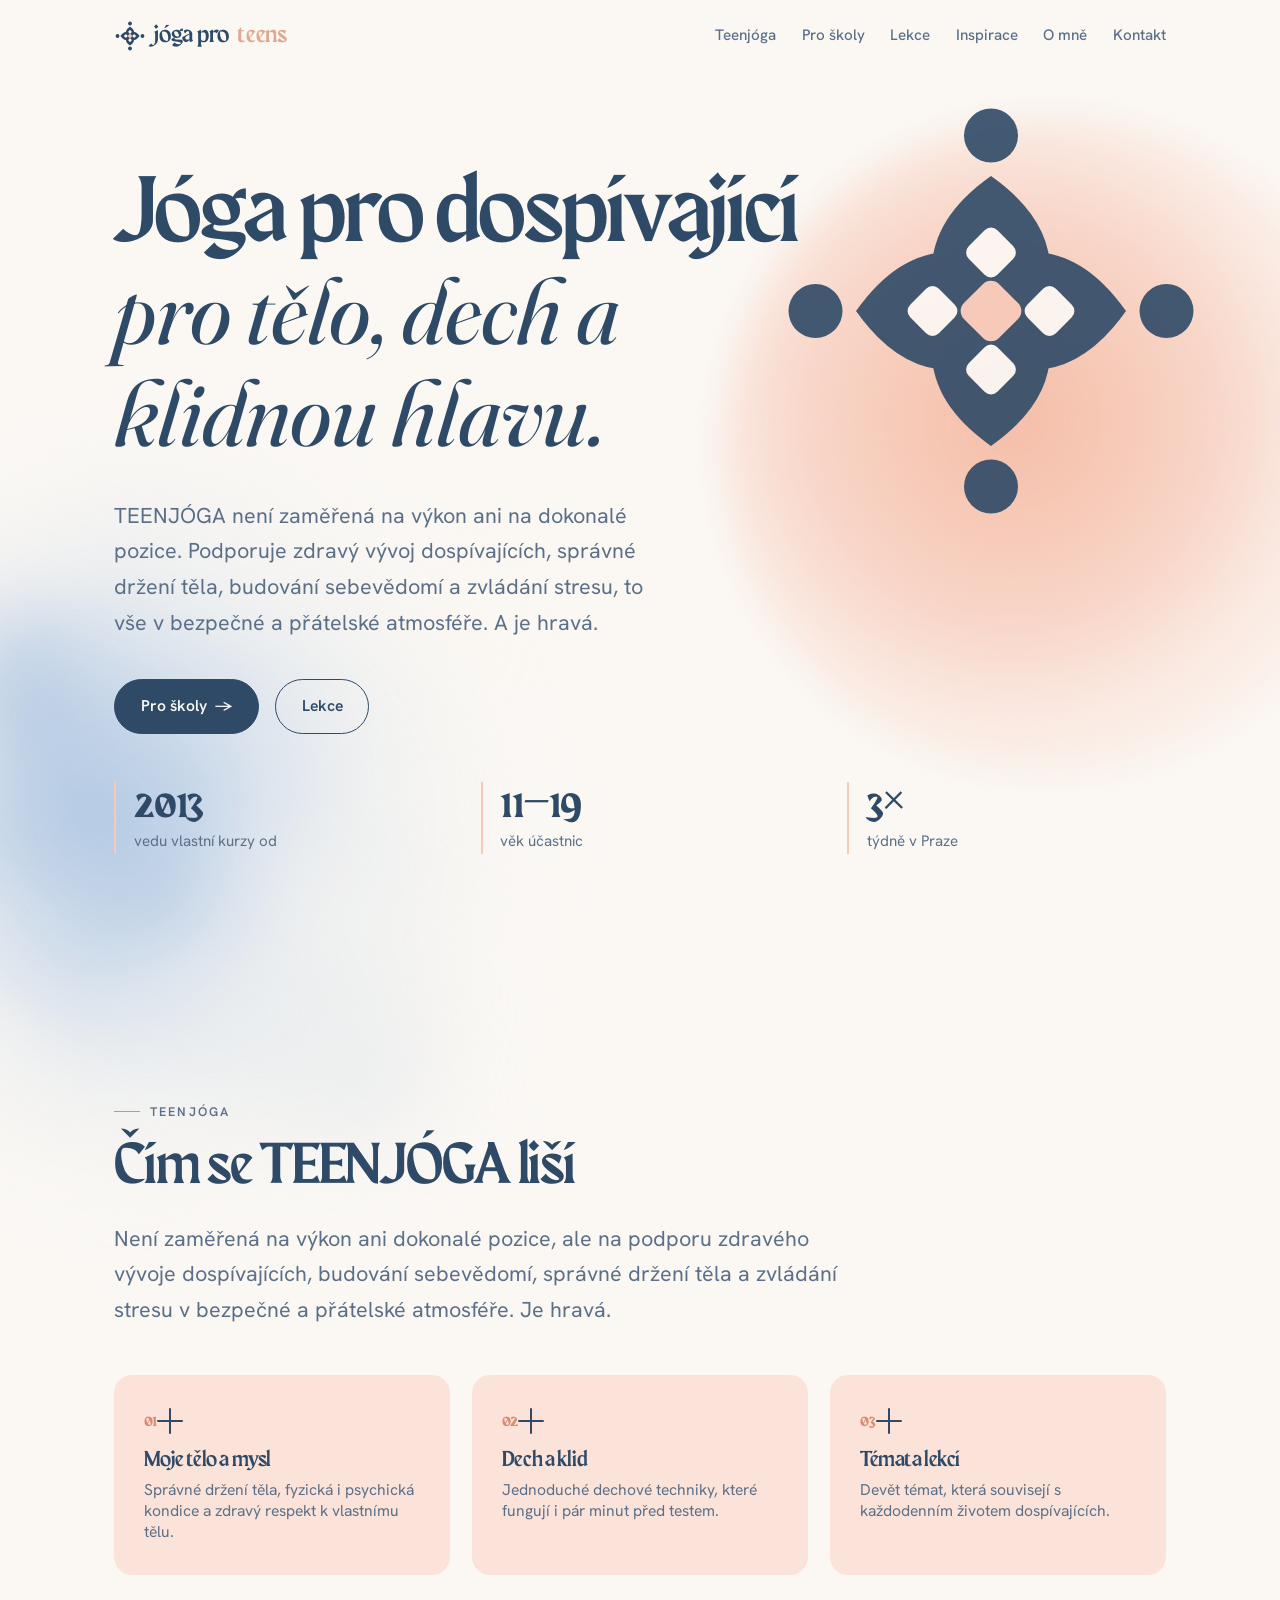
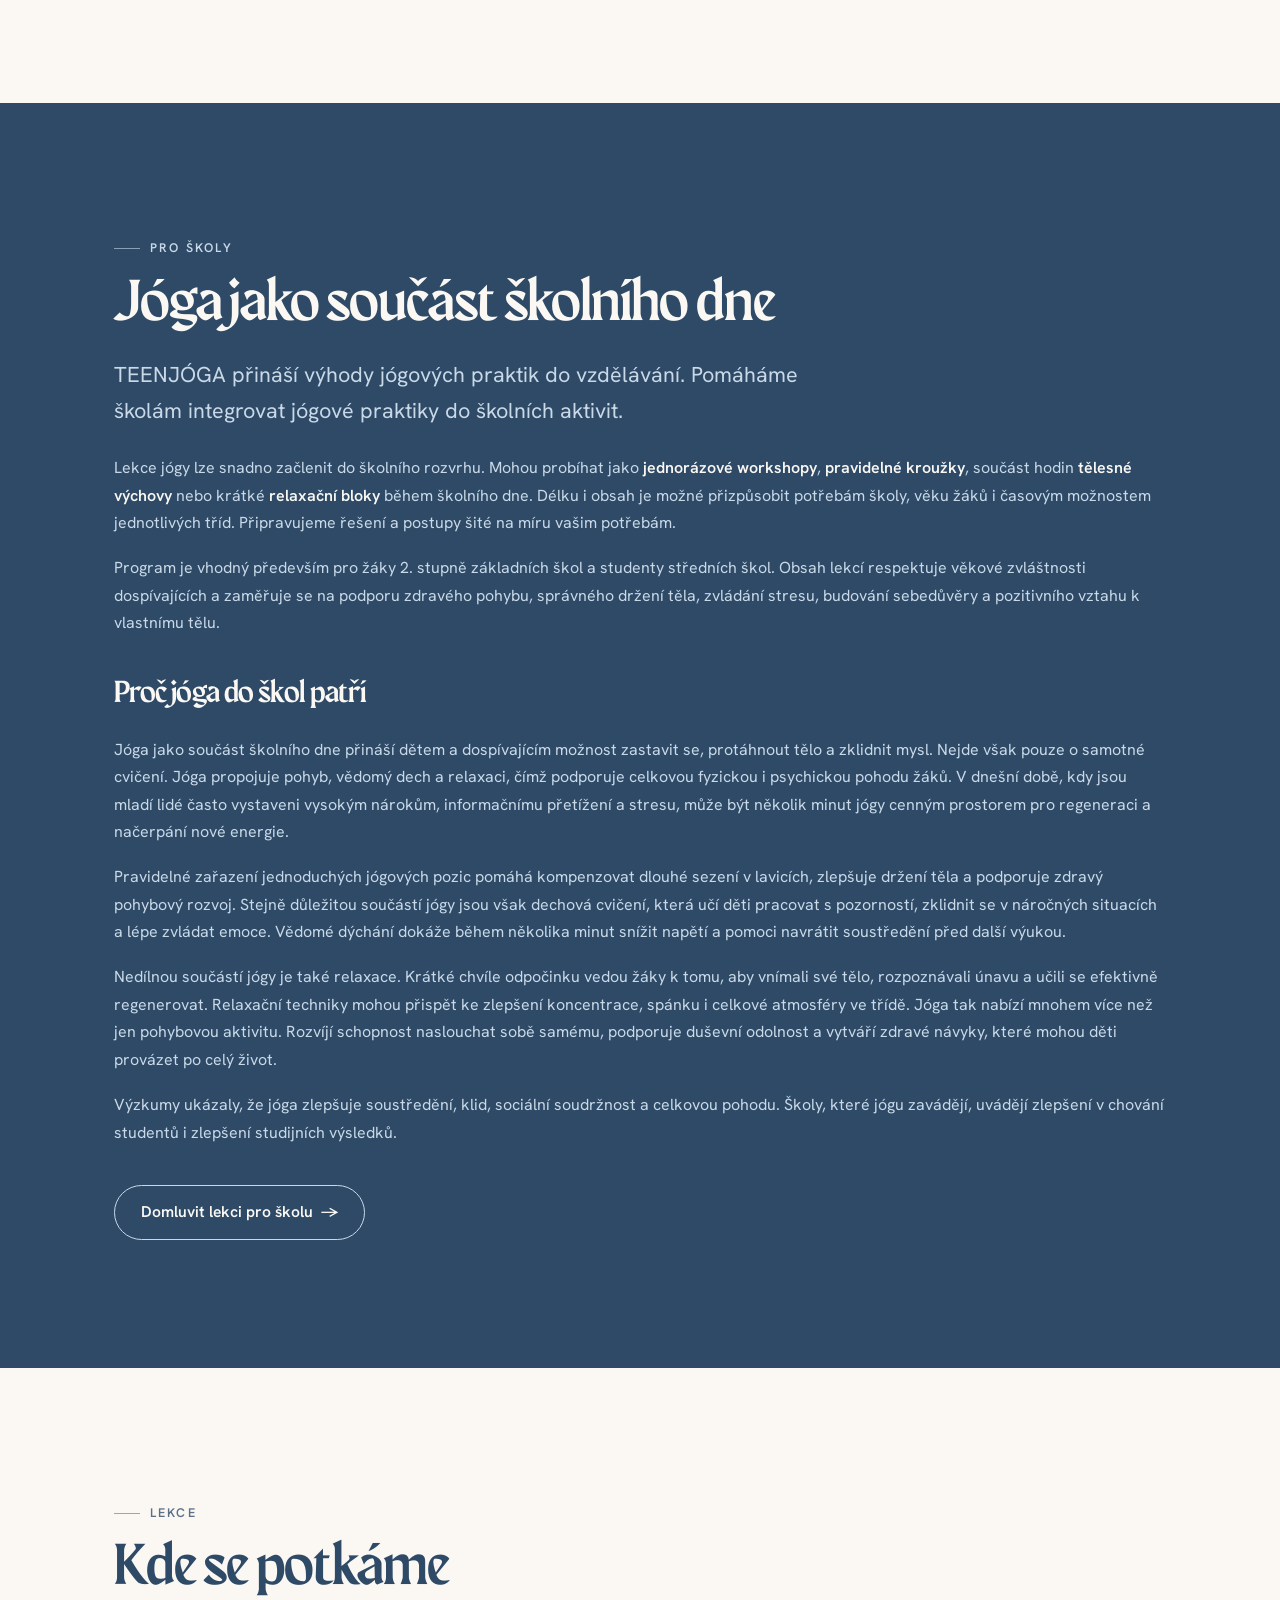
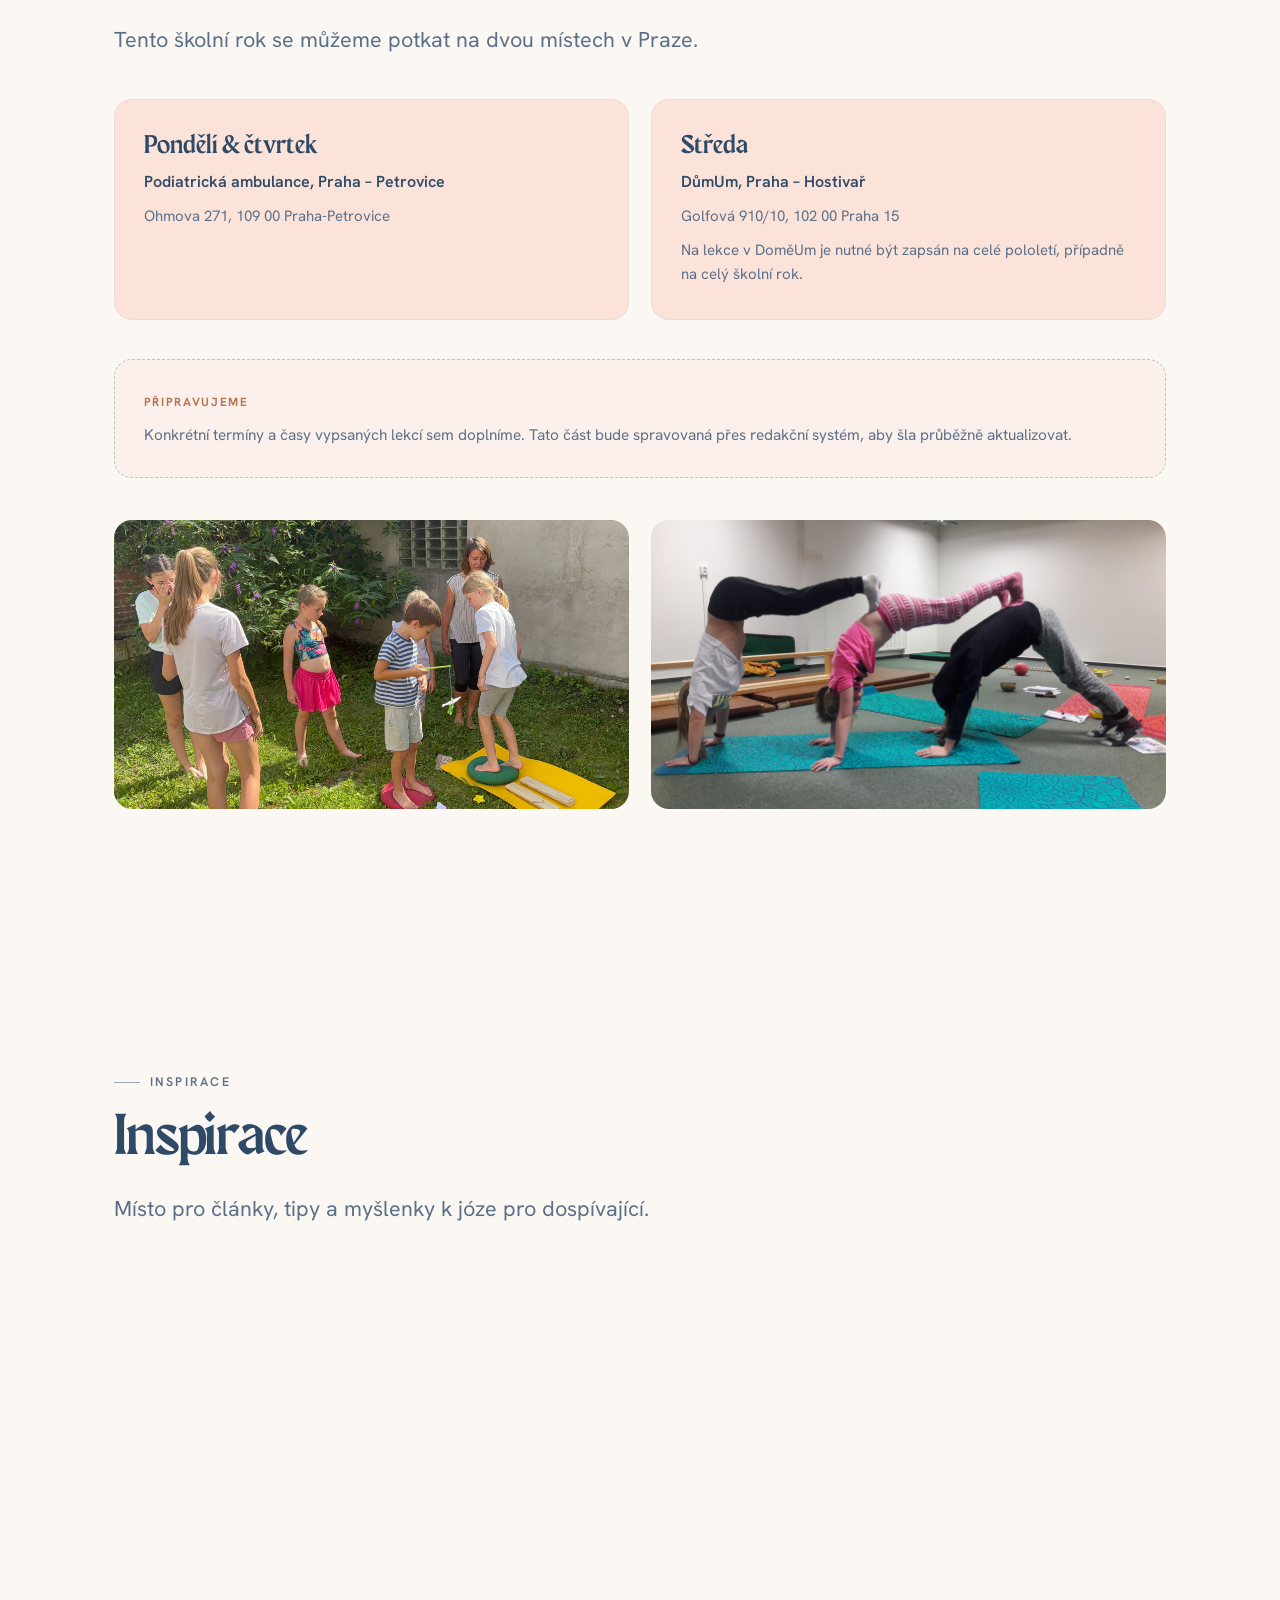
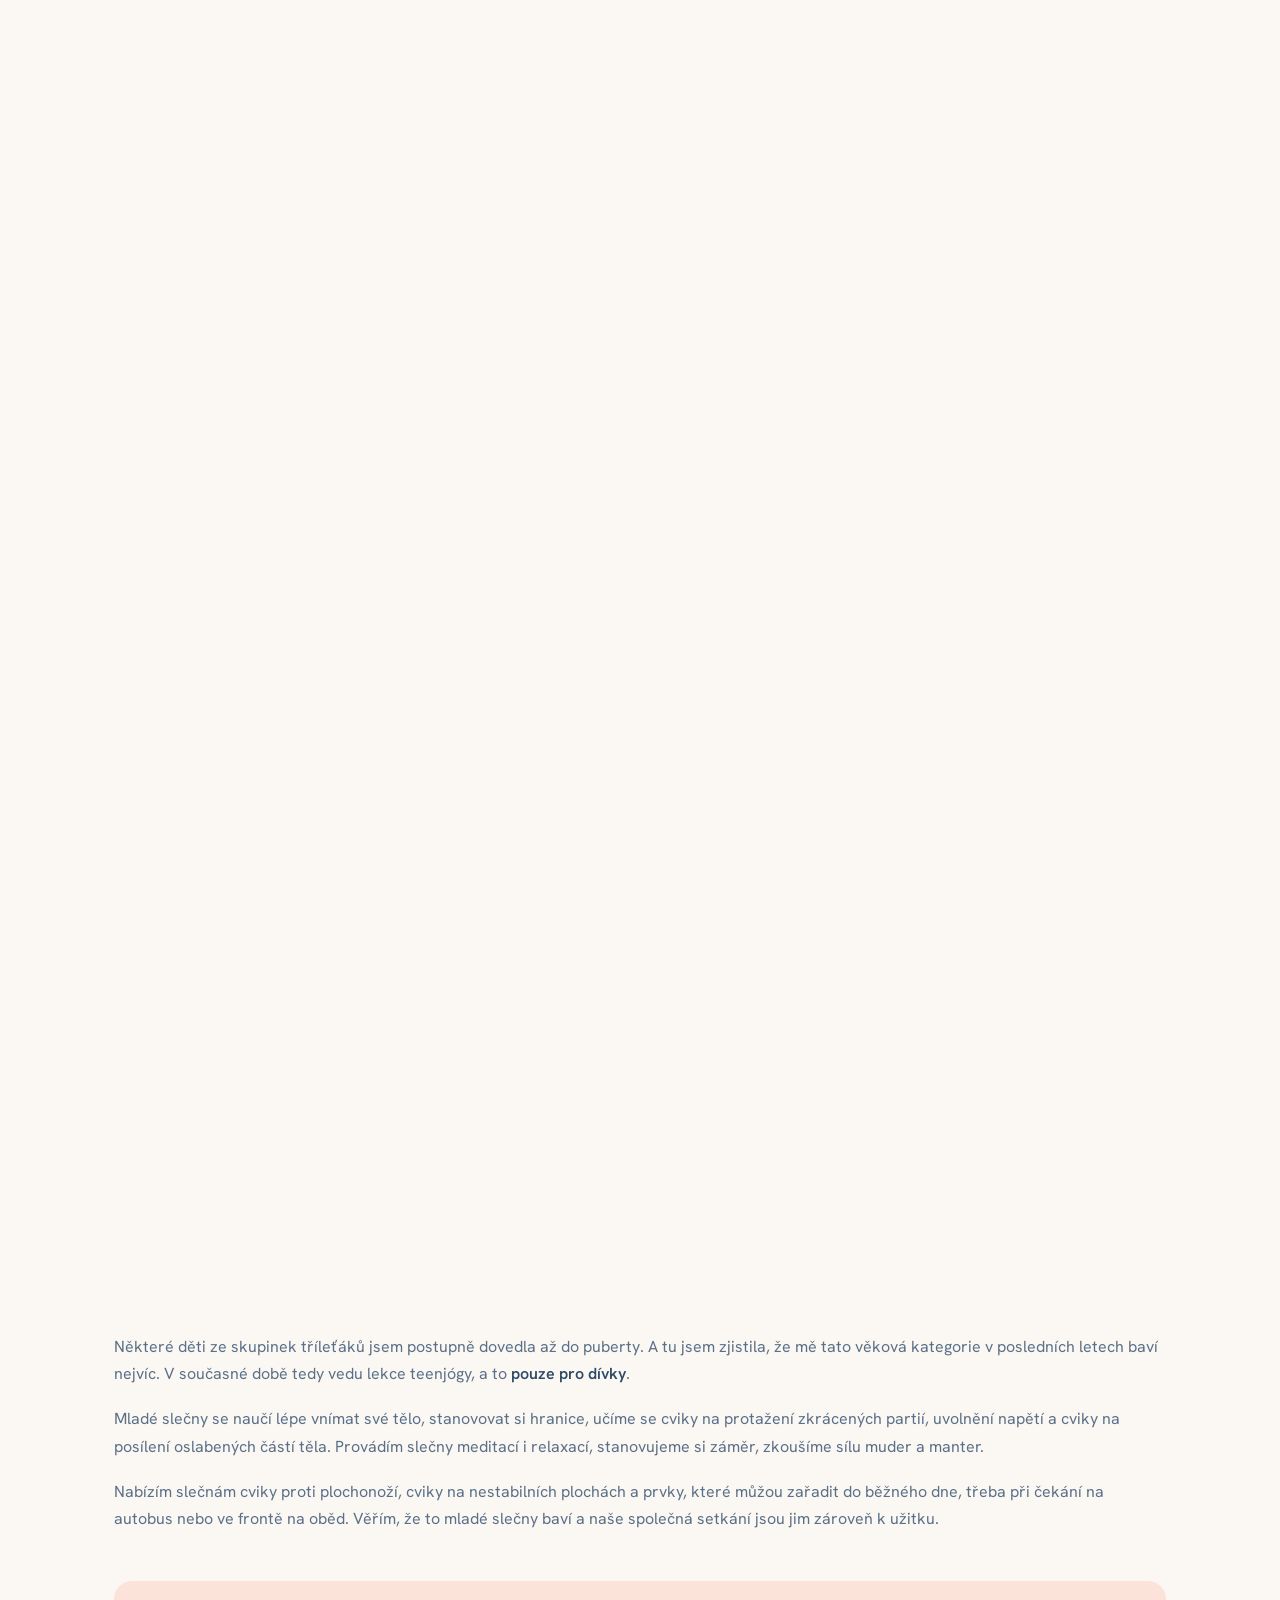
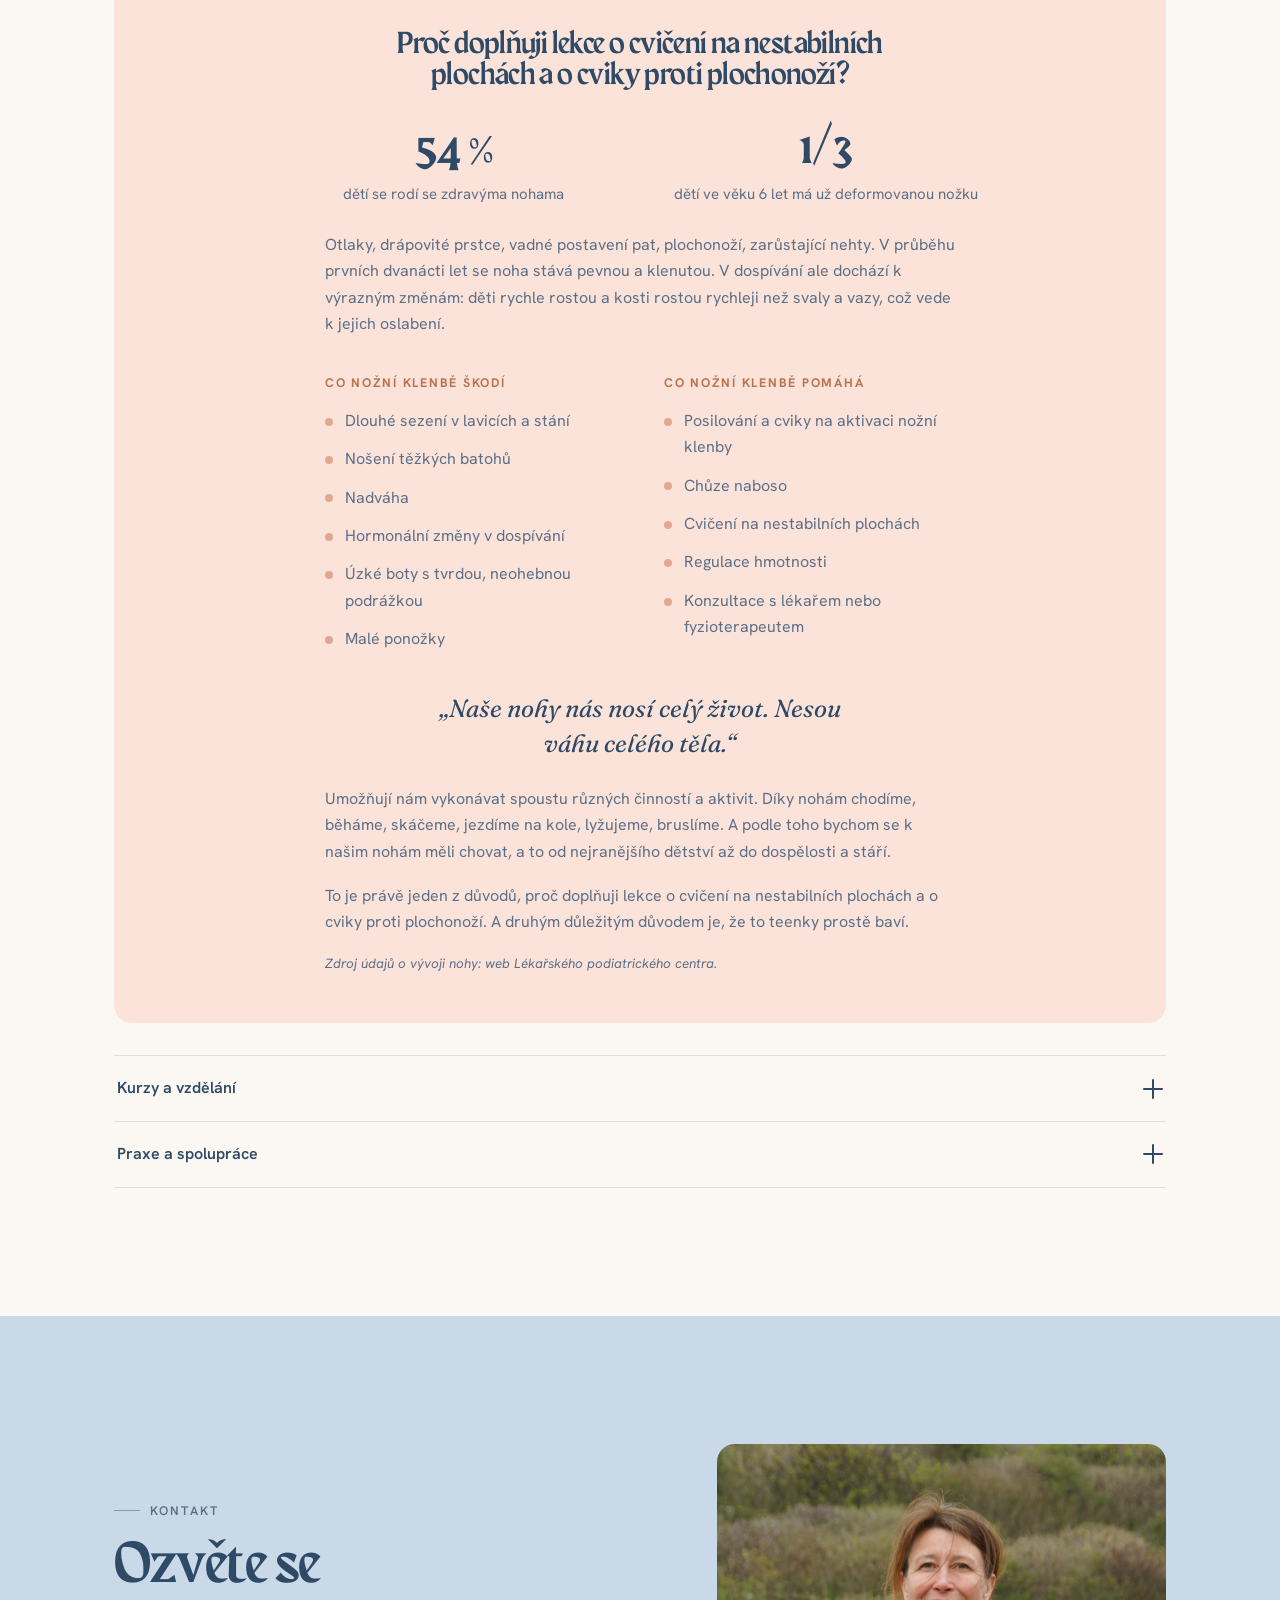
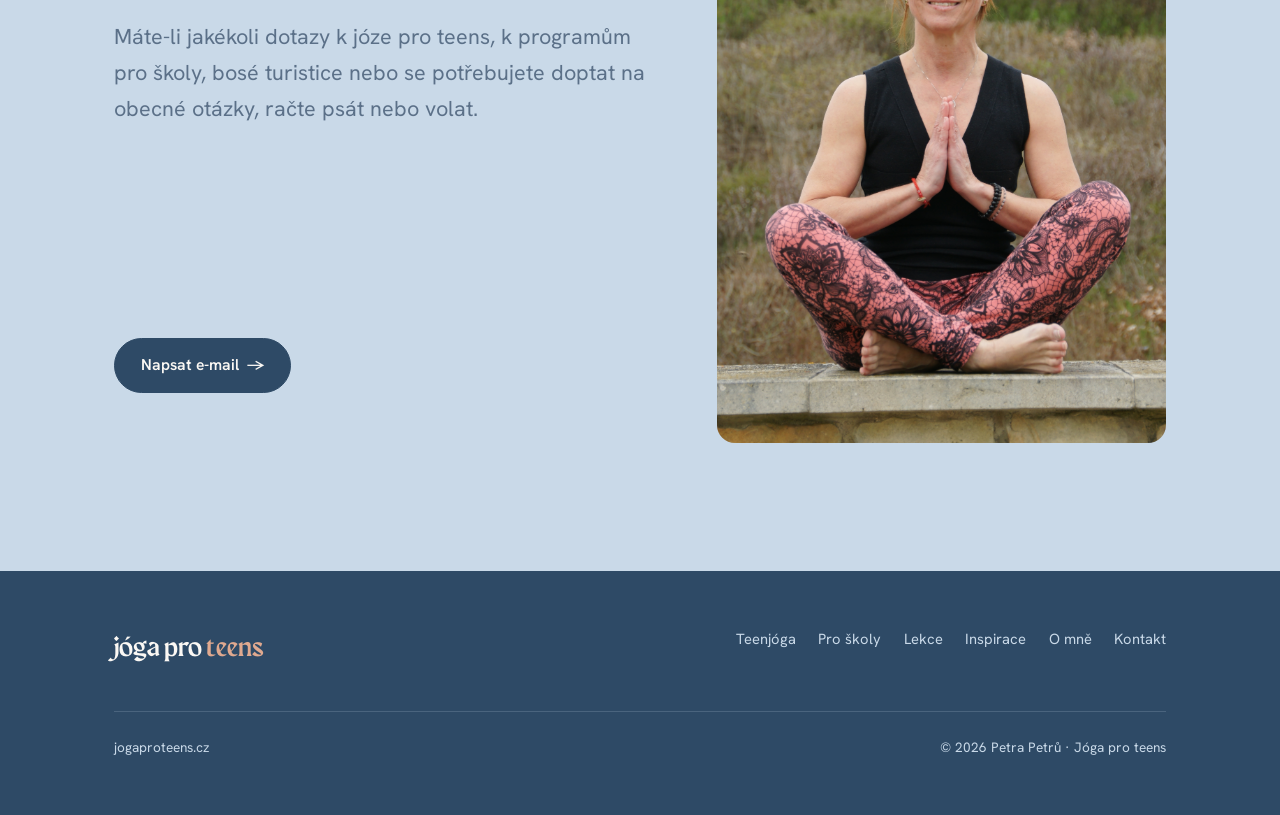
<file: index.html>
<!DOCTYPE html>
<html lang="cs">
<head>
<meta charset="UTF-8">
<meta name="viewport" content="width=device-width, initial-scale=1.0">
<title>Jóga pro teens | Lekce jógy pro dospívající v Praze a programy pro školy</title>
<meta name="description" content="TEENJÓGA, jóga pro dospívající. Lekce v Praze (Petrovice, Hostivař) a programy pro školy. Vede Petra Petrů, lektorka dětské jógy od roku 2013.">

<link rel="canonical" href="https://jogaproteens.cz/">
<meta property="og:type" content="website">
<meta property="og:url" content="https://jogaproteens.cz/">
<meta property="og:locale" content="cs_CZ">
<meta property="og:site_name" content="Jóga pro teens">
<meta property="og:title" content="Jóga pro teens | Lekce jógy pro dospívající v Praze">
<meta property="og:description" content="Lekce jógy pro dospívající v Praze a programy pro školy. Vede Petra Petrů.">
<meta property="og:image" content="https://jogaproteens.cz/brand-assets/logo/og-image.png">
<meta property="og:image:width" content="1200">
<meta property="og:image:height" content="630">
<meta property="og:image:alt" content="Jóga pro teens">
<meta name="twitter:card" content="summary_large_image">
<meta name="twitter:title" content="Jóga pro teens | Lekce jógy pro dospívající v Praze">
<meta name="twitter:description" content="Lekce jógy pro dospívající v Praze a programy pro školy. Vede Petra Petrů.">
<meta name="twitter:image" content="https://jogaproteens.cz/brand-assets/logo/og-image.png">

<link rel="icon" href="/favicon.ico" sizes="any">
<link rel="icon" type="image/png" sizes="512x512" href="brand-assets/favicon/favicon-512.png">
<link rel="apple-touch-icon" href="brand-assets/favicon/favicon-512.png">
<link rel="preload" href="fonts/maragsa.woff2" as="font" type="font/woff2" crossorigin>
<link rel="preconnect" href="https://fonts.googleapis.com">
<link rel="preconnect" href="https://fonts.gstatic.com" crossorigin>
<link href="https://fonts.googleapis.com/css2?family=Fraunces:ital,opsz,wght@0,9..144,400;0,9..144,500;1,9..144,400&family=Hanken+Grotesk:wght@400;500;600;700&display=swap" rel="stylesheet">

<style>
  /* ---- Maragsa Display ----
     PREVIEW: loaded from a font CDN so you can see it now.
     PRODUCTION: download the free OTF (jadmaza / behance), convert to .woff2,
     drop it in /fonts, and the line below will use your local copy first. */
  @font-face{
    font-family:"Maragsa Display";
    src:url("fonts/maragsa.woff2") format("woff2"),
        url("fonts/maragsa.woff") format("woff");
    font-weight:400;font-style:normal;font-display:swap;
  }

  :root{
    --bg:#FBF8F4;
    --primary:#F7C9B8;
    --primary-tint:#FCE3DA;
    --accent:#2E4A66;
    --accent-tint:#C9D9E8;

    --ink:#2E4A66;
    --ink-soft:#5b7088;
    --on-dark:#FBF8F4;
    --on-dark-soft:#C9D9E8;

    --display:"Maragsa Display", "Fraunces", Georgia, "Times New Roman", serif;
    --serif:"Fraunces", Georgia, serif;        /* for italics & soft accents */
    --sans:"Hanken Grotesk", system-ui, -apple-system, "Segoe UI", sans-serif;

    --maxw:1180px;
    --pad:clamp(1.25rem, 5vw, 4rem);
    --radius:18px;
    --ease:cubic-bezier(.16,1,.3,1);
  }

  *{box-sizing:border-box;margin:0;padding:0;}
  html{scroll-behavior:smooth;}
  body{
    font-family:var(--sans);
    background:var(--bg);
    color:var(--ink);
    line-height:1.65;
    -webkit-font-smoothing:antialiased;
    overflow-x:hidden;
  }
  a{color:inherit;text-decoration:none;}
  img{max-width:100%;display:block;}
  ::selection{background:var(--accent);color:var(--on-dark);}

  /* ---------- layout helpers ---------- */
  .wrap{max-width:var(--maxw);margin:0 auto;padding-left:var(--pad);padding-right:var(--pad);position:relative;z-index:3;}
  .eyebrow{
    font-size:.78rem;font-weight:600;letter-spacing:.18em;text-transform:uppercase;
    color:var(--ink-soft);display:inline-flex;align-items:center;gap:.6rem;
  }
  .eyebrow::before{content:"";width:26px;height:1px;background:currentColor;display:inline-block;opacity:.6;}
  .section{padding-block:clamp(4.5rem, 10vw, 8rem);}
  section,footer{position:relative;z-index:3;}

  h1,h2,h3{font-family:var(--display);font-weight:400;line-height:1.04;letter-spacing:-.02em;}
  .h-sec{font-size:clamp(2.1rem, 5vw, 3.6rem);margin-top:1rem;max-width:15ch;}
  p.lead{font-size:clamp(1.1rem,2vw,1.35rem);color:var(--ink-soft);max-width:46ch;margin-top:1.4rem;}

  /* ---------- buttons ---------- */
  .btn{
    display:inline-flex;align-items:center;gap:.5rem;font-family:var(--sans);
    font-weight:600;font-size:.98rem;
    padding:.85rem 1.6rem;border-radius:999px;border:1.5px solid var(--accent);
    transition:transform .25s ease, background .25s ease, color .25s ease;cursor:pointer;
  }
  .btn-solid{background:var(--accent);color:var(--on-dark);}
  .btn-ghost{background:transparent;color:var(--accent);}
  .btn:hover{transform:translateY(-2px);}
  .btn-solid:hover{background:#243a52;}
  .btn-ghost:hover{background:var(--accent);color:var(--on-dark);}
  .btn .arrow{transition:transform .25s ease;}
  .btn:hover .arrow{transform:translateX(3px);}

  /* ---------- nav ---------- */
  header.nav{
    position:sticky;top:0;z-index:50;
    background:color-mix(in srgb, var(--bg) 86%, transparent);
    backdrop-filter:blur(10px);border-bottom:1px solid transparent;
    transition:border-color .3s ease;
  }
  header.nav.scrolled{border-color:rgba(46,74,102,.12);}
  .nav-inner{display:flex;align-items:center;justify-content:space-between;height:72px;}
  .brand{font-family:var(--display);font-size:1.5rem;letter-spacing:-.01em;display:flex;align-items:center;gap:.5rem;}
  .brand-icon{width:32px;height:32px;flex:none;}
  .brand span{color:var(--primary);-webkit-text-fill-color:#e0a98f;}
  .nav-links{display:flex;gap:1.6rem;align-items:center;}
  .nav-links a{font-size:.95rem;font-weight:500;color:var(--ink-soft);position:relative;padding:.3rem 0;}
  .nav-links a::after{content:"";position:absolute;left:0;bottom:-2px;height:2px;width:0;background:var(--primary);transition:width .25s ease;}
  .nav-links a:hover{color:var(--ink);}
  .nav-links a:hover::after{width:100%;}
  .nav-toggle{display:none;background:none;border:0;cursor:pointer;padding:.5rem;}
  .nav-toggle span{display:block;width:24px;height:2px;background:var(--accent);margin:5px 0;transition:.3s;}

  /* ---------- hero ---------- */
  .hero{position:relative;padding-top:clamp(3rem,8vw,6rem);padding-bottom:clamp(4rem,9vw,7rem);}
  .hero-deco{position:absolute;right:clamp(1rem,5vw,4.5rem);top:calc(clamp(3rem,8vw,6rem) + calc(3 * clamp(2.8rem,8vw,5.8rem) * 1.02) / 2);transform:translateY(-50%);z-index:1;pointer-events:none;}
  .hero-deco img{display:block;height:50vh;width:auto;max-width:none;opacity:.9;}
  .breath{
    position:fixed;z-index:2;width:min(78vw,660px);aspect-ratio:1;right:-8%;top:13%;
    background:radial-gradient(circle at 44% 46%,
      rgba(244,186,164,.95) 0%,
      rgba(246,196,176,.88) 22%,
      rgba(247,201,184,.72) 40%,
      rgba(250,216,203,.44) 58%,
      rgba(252,227,218,.18) 76%,
      rgba(252,227,218,.04) 90%,
      rgba(252,227,218,0)   100%);
    border-radius:50%;filter:blur(18px);opacity:1;
    animation:breathe 4.25s ease-in-out infinite alternate,
              wander 52s ease-in-out infinite;
    will-change:transform;
  }
  .breath.two{position:fixed;z-index:2;width:min(130vw,1040px);aspect-ratio:1;left:0;bottom:-50%;top:auto;right:auto;
    background:none;border-radius:0;filter:none;opacity:1;
    transform:translateX(-30%);
    animation:driftBlue 5.75s ease-in-out infinite alternate;will-change:transform;}
  .breath.two img{width:100%;height:100%;display:block;max-width:none;}

  /* one long, slow breath: in and out over about 34 seconds */
  @keyframes breathe{from{transform:scale(.94) translate(0,0);}
                     to  {transform:scale(1.13) translate(-12px,-16px);}}
  /* a very slow orbit, bounded so it can never leave the frame */
  @keyframes wander{
    0%,100%{margin:0 0 0 0;}
    25%    {margin:22px 0 0 -30px;}
    50%    {margin:8px 0 0 26px;}
    75%    {margin:-24px 0 0 12px;}
  }
  /* the blue shape rises and falls on a long, gentle cycle */
  @keyframes driftBlue{
    from{transform:translateX(-30%) translateY(0) scale(.97);}
    to  {transform:translateX(-27%) translateY(-34px) scale(1.07);}
  }
  .hero-content{position:relative;z-index:1;}
  .hero h1{font-size:clamp(2.8rem, 8vw, 5.8rem);max-width:16ch;line-height:1.02;}
  .hero h1 em{font-family:var(--serif);font-style:italic;font-weight:400;color:var(--ink);letter-spacing:0;}
  .hero .lead{margin-top:1.8rem;}
  .hero-cta{display:flex;gap:1rem;flex-wrap:wrap;margin-top:2.4rem;}
  .hero-meta{margin-top:3.2rem;display:flex;gap:2.4rem;flex-wrap:wrap;font-size:.9rem;color:var(--ink-soft);}
  .hero-meta strong{display:block;font-family:var(--display);font-size:1.9rem;color:var(--ink);font-weight:400;}

  /* ---------- generic two-col ---------- */
  .grid-2{display:grid;grid-template-columns:1fr 1fr;gap:clamp(2rem,5vw,4.5rem);align-items:start;}

  /* ---------- placeholder images ---------- */
  .ph-img{position:relative;border-radius:var(--radius);overflow:hidden;background:var(--primary-tint);}
  .ph-img img{width:100%;height:100%;object-fit:cover;}
  .ph-img .ph-tag{
    position:absolute;top:.7rem;left:.7rem;z-index:2;
    font-family:var(--sans);font-size:.7rem;font-weight:600;letter-spacing:.06em;text-transform:uppercase;
    background:rgba(251,248,244,.9);color:var(--accent);padding:.3rem .7rem;border-radius:999px;
  }

  /* ---------- cards (Teenjóga) ---------- */
  .cards{display:grid;grid-template-columns:repeat(3,1fr);gap:1.4rem;margin-top:3rem;}
  .card{
    text-align:left;font-family:var(--sans);cursor:pointer;
    color:var(--ink);-webkit-text-fill-color:var(--ink);-webkit-appearance:none;appearance:none;
    background:var(--primary-tint);border-radius:var(--radius);padding:2rem 1.8rem;
    border:1.5px solid transparent;transition:transform .3s ease, border-color .3s ease, background .3s ease;
    display:flex;flex-direction:column;gap:.5rem;
  }
  .card:hover{transform:translateY(-4px);}
  .card.active{background:var(--primary);border-color:var(--accent);}
  .card .c-top{display:flex;justify-content:space-between;align-items:center;}
  .card .num{font-family:var(--display);font-size:1.15rem;color:#d98a6f;-webkit-text-fill-color:#d98a6f;}
  .card .plus{width:26px;height:26px;position:relative;flex:none;transition:transform .4s var(--ease);}
  .card .plus::before,.card .plus::after{content:"";position:absolute;background:var(--accent);border-radius:2px;}
  .card .plus::before{top:50%;left:0;width:100%;height:2px;transform:translateY(-50%);}
  .card .plus::after{left:50%;top:0;height:100%;width:2px;transform:translateX(-50%);transition:opacity .3s ease;}
  .card.active .plus{transform:rotate(180deg);}
  .card.active .plus::after{opacity:0;}
  .card h3{font-family:var(--display);font-size:1.35rem;margin-top:.4rem;
    color:var(--ink);-webkit-text-fill-color:var(--ink);}
  .card p{color:var(--ink-soft);-webkit-text-fill-color:var(--ink-soft);font-size:.98rem;}

  /* ---------- roll-out detail panel ---------- */
  .card-detail{display:grid;grid-template-rows:0fr;margin-top:0;
    transition:grid-template-rows .55s var(--ease), margin-top .45s var(--ease);}
  .card-detail.open{grid-template-rows:1fr;margin-top:1.5rem;}
  .cd-clip{overflow:hidden;min-height:0;}
  .cd-inner{
    background:var(--accent);color:var(--on-dark);border-radius:var(--radius);
    padding:clamp(1.6rem,3vw,2.6rem);display:grid;grid-template-columns:1.3fr 1fr;
    gap:clamp(1.5rem,4vw,3rem);align-items:center;
    opacity:0;transform:translateY(16px);transition:opacity .5s ease .12s, transform .5s ease .12s;
  }
  .card-detail.open .cd-inner{opacity:1;transform:none;}
  .cd-inner h3{font-family:var(--display);color:var(--on-dark);font-size:clamp(1.6rem,3vw,2.2rem);margin-bottom:.8rem;}
  .cd-inner p{color:var(--on-dark-soft);margin-bottom:.8rem;}
  .cd-inner .ph-img{aspect-ratio:4/3;}

  /* ---------- Pro školy (dark) ---------- */
  .dark{background:var(--accent);color:var(--on-dark);}
  .dark .eyebrow{color:var(--accent-tint);}
  .dark .h-sec{color:var(--on-dark);}
  .dark p.lead{color:var(--on-dark-soft);}
  .skoly-grid{display:grid;grid-template-columns:.9fr 1.1fr;gap:clamp(2rem,5vw,4.5rem);align-items:center;}
  .skoly-grid .ph-img{aspect-ratio:3/4;}
  .steps{display:grid;gap:1.4rem;margin-top:1.8rem;}
  .step{display:flex;gap:1.3rem;align-items:baseline;padding-bottom:1.3rem;border-bottom:1px solid rgba(201,217,232,.18);}
  .step:last-child{border-bottom:0;}
  .step .s-num{font-family:var(--display);font-size:1.6rem;color:var(--primary);min-width:2.5rem;}
  .step h3{font-family:var(--display);font-size:1.3rem;color:var(--on-dark);margin-bottom:.3rem;}
  .step p{color:var(--on-dark-soft);font-size:.96rem;}

  /* ---------- Lekce (schedule) ---------- */
  .schedule{margin-top:2.6rem;border-top:1px solid rgba(46,74,102,.14);}
  .row{display:grid;grid-template-columns:1.4fr 1fr 1.6fr auto;gap:1rem;align-items:center;
    padding:1.3rem .4rem;border-bottom:1px solid rgba(46,74,102,.14);transition:background .2s ease;}
  .row:hover{background:var(--primary-tint);}
  .row .day{font-family:var(--display);font-size:1.35rem;}
  .row .time{font-weight:600;}
  .row .place{color:var(--ink-soft);font-size:.95rem;}
  .tag{justify-self:start;font-size:.78rem;font-weight:600;letter-spacing:.04em;
    background:var(--accent-tint);color:var(--accent);padding:.3rem .8rem;border-radius:999px;}

  /* ---------- O mně ---------- */
  .portrait{aspect-ratio:4/5;border-radius:var(--radius);
    background:linear-gradient(150deg,var(--primary),var(--accent-tint));
    display:flex;align-items:flex-end;padding:1.4rem;font-family:var(--serif);position:relative;overflow:hidden;}
  .portrait .ph-note{background:rgba(251,248,244,.85);padding:.4rem .8rem;border-radius:8px;font-size:.82rem;color:var(--accent);}
  .creds{list-style:none;margin-top:1.8rem;display:grid;gap:.9rem;}
  .creds li{display:flex;gap:.8rem;align-items:flex-start;color:var(--ink-soft);}
  .creds li::before{content:"◆";color:#e0a98f;font-weight:700;font-size:.7em;line-height:1.9;}

  /* ---------- Kontakt ---------- */
  .contact{background:var(--accent-tint);}
  .contact-grid{display:grid;grid-template-columns:1.2fr 1fr;gap:clamp(2rem,5vw,4rem);align-items:center;}
  .c-list{display:grid;gap:1.3rem;margin-top:2rem;}
  .c-item .c-label{font-size:.78rem;letter-spacing:.14em;text-transform:uppercase;color:var(--ink-soft);}
  .c-item .c-val{font-family:var(--display);font-size:1.5rem;margin-top:.2rem;display:inline-block;}
  .c-item a.c-val:hover{color:var(--ink-soft);}

  /* ---------- Inspirace ---------- */
  .insp-grid{display:grid;grid-template-columns:repeat(3,1fr);gap:1.4rem;margin-top:3rem;}
  .insp-item{background:var(--primary-tint);border-radius:var(--radius);padding:2rem 1.8rem;display:flex;flex-direction:column;gap:.5rem;}
  .insp-icon{width:38px;height:38px;flex:none;}
  .insp-item blockquote{font-family:var(--serif);font-style:italic;font-size:1.08rem;line-height:1.55;color:var(--ink);flex:1;}
  .insp-item .insp-src{font-size:.83rem;color:var(--ink-soft);font-weight:600;letter-spacing:.04em;}
  @media(max-width:860px){.insp-grid{grid-template-columns:1fr;}}

  /* ---------- footer ---------- */
  footer{background:var(--accent);color:var(--on-dark);padding-block:3.5rem;}
  .foot-inner{display:flex;justify-content:space-between;gap:2rem;flex-wrap:wrap;align-items:flex-start;}
  .foot-brand{font-family:var(--display);font-size:1.7rem;}
  .foot-brand span{color:var(--primary);-webkit-text-fill-color:#e0a98f;}
  .foot-links{display:flex;gap:1.4rem;flex-wrap:wrap;}
  .foot-links a{color:var(--on-dark-soft);font-size:.92rem;}
  .foot-links a:hover{color:var(--on-dark);}
  .foot-bottom{margin-top:2.5rem;padding-top:1.5rem;border-top:1px solid rgba(201,217,232,.18);
    font-size:.85rem;color:var(--on-dark-soft);display:flex;justify-content:space-between;gap:1rem;flex-wrap:wrap;}

  /* ---------- reveal ---------- */
  [data-reveal]{opacity:0;transform:translateY(18px);
    transition:opacity .65s cubic-bezier(.16,1,.3,1), transform .65s cubic-bezier(.16,1,.3,1);}
  [data-reveal].is-visible{opacity:1;transform:none;}
  @media(prefers-reduced-motion:reduce){
    [data-reveal]{opacity:1;transform:none;transition:none;}
  }

  a:focus-visible,.btn:focus-visible,button:focus-visible{outline:3px solid var(--accent);outline-offset:3px;border-radius:6px;}

  /* ---------- responsive ---------- */
  @media (max-width:860px){
    .nav-links{position:fixed;inset:72px 0 auto 0;flex-direction:column;gap:0;
      background:var(--bg);border-bottom:1px solid rgba(46,74,102,.12);padding:.5rem var(--pad) 1.5rem;
      transform:translateY(-130%);transition:transform .35s ease;}
    .nav-links.open{transform:translateY(0);}
    .nav-links a{padding:.9rem 0;width:100%;border-bottom:1px solid rgba(46,74,102,.08);font-size:1.05rem;}
    .nav-toggle{display:block;}
    .grid-2,.contact-grid,.skoly-grid{grid-template-columns:1fr;}
    .hero-h1-row{flex-direction:column;align-items:flex-start;}
    .hero-deco img{height:min(40vw,200px);width:auto;}
    .cards{grid-template-columns:1fr;}
    .cd-inner{grid-template-columns:1fr;}
    .row{grid-template-columns:1fr 1fr;row-gap:.4rem;}
    .row .place{grid-column:1/-1;}
    .tag{grid-column:1/-1;}
    .portrait{max-width:420px;}
  }
  @media (prefers-reduced-motion:reduce){
    *{animation:none!important;scroll-behavior:auto!important;}
    .reveal{opacity:1;transform:none;}
    .card-detail{transition:none;}
    .cd-inner{transition:none;}
  }

  /* ---------- prose blocks (long editorial text) ---------- */
  .prose{max-width:64ch;margin-top:1.6rem;}
  .prose p{margin-bottom:1.1rem;color:var(--ink-soft);}
  .prose p:last-child{margin-bottom:0;}
  .prose strong{color:var(--ink);font-weight:600;}
  .dark .prose p{color:var(--on-dark-soft);}
  .dark .prose strong{color:var(--on-dark);}
  .h-sub{font-family:var(--display);font-size:clamp(1.4rem,2.6vw,1.9rem);margin:2.6rem 0 .2rem;}
  .dark .h-sub{color:var(--on-dark);}

  /* ---------- bullet list ---------- */
  .ticks{list-style:none;display:grid;gap:.75rem;margin-top:.4rem;}
  .ticks li{display:flex;gap:.75rem;align-items:flex-start;color:var(--ink-soft);}
  .ticks li::before{content:"";flex:none;width:8px;height:8px;margin-top:.62rem;border-radius:50%;background:#e0a98f;}
  .cd-inner .ticks li{color:var(--on-dark-soft);}
  .cd-inner .ticks li::before{background:var(--primary);}

  /* ---------- topic tags (card 03) ---------- */
  .topics{display:flex;flex-wrap:wrap;gap:.6rem;margin-top:1.2rem;}
  .topics span{font-size:.92rem;font-weight:500;padding:.5rem 1rem;border-radius:999px;
    background:rgba(201,217,232,.16);border:1px solid rgba(201,217,232,.32);color:var(--on-dark);}

  /* ---------- pull quote ---------- */
  .pull{font-family:var(--serif);font-style:italic;font-size:clamp(1.15rem,2.2vw,1.5rem);
    line-height:1.4;color:var(--on-dark);border-left:3px solid var(--primary);
    padding-left:1.2rem;margin-bottom:1.4rem;}

  /* ---------- detail panel: single column when no image ---------- */
  .cd-inner.solo{grid-template-columns:1fr;}

  /* ---------- Lekce: venues ---------- */
  .venues{display:grid;grid-template-columns:repeat(2,1fr);gap:1.4rem;margin-top:2.6rem;}
  .venue{background:var(--primary-tint);border-radius:var(--radius);padding:2rem 1.8rem;
    display:flex;flex-direction:column;gap:.55rem;border:1px solid rgba(46,74,102,.06);}
  .venue .v-days{font-family:var(--display);font-size:1.6rem;line-height:1.1;}
  .venue .v-place{font-weight:600;}
  .venue .v-note{font-size:.94rem;color:var(--ink-soft);}
  .venue .tag{margin-top:.3rem;}
  @media(max-width:860px){.venues{grid-template-columns:1fr;}}

  /* ---------- gallery ---------- */
  .gallery{display:grid;grid-template-columns:1fr 1fr;gap:1.4rem;margin-top:2.6rem;}
  .gallery .ph-img{aspect-ratio:16/9;}
  .gallery .ph-img img{object-fit:cover;}
  @media(max-width:860px){.gallery{grid-template-columns:1fr;}}

  /* ---------- CMS-ready block ---------- */
  .cms-slot{margin-top:2.4rem;border:1.5px dashed rgba(46,74,102,.28);border-radius:var(--radius);
    padding:1.8rem;background:rgba(252,227,218,.35);}
  .cms-slot .cms-label{font-size:.74rem;font-weight:700;letter-spacing:.14em;text-transform:uppercase;color:#b8734f;}
  .cms-slot p{color:var(--ink-soft);margin-top:.5rem;font-size:.96rem;}

  /* ---------- accordion (kurzy) ---------- */
  .acc{margin-top:2rem;border-top:1px solid rgba(46,74,102,.14);}
  .acc details{border-bottom:1px solid rgba(46,74,102,.14);}
  .acc summary{cursor:pointer;list-style:none;padding:1.2rem .2rem;display:flex;
    justify-content:space-between;align-items:center;gap:1rem;font-weight:600;
    color:var(--ink);-webkit-text-fill-color:var(--ink);}
  .acc summary::-webkit-details-marker{display:none;}
  .acc summary .chev{width:20px;height:20px;flex:none;position:relative;transition:transform .35s var(--ease);}
  .acc summary .chev::before,.acc summary .chev::after{content:"";position:absolute;background:var(--accent);border-radius:2px;}
  .acc summary .chev::before{top:50%;left:0;width:100%;height:2px;transform:translateY(-50%);}
  .acc summary .chev::after{left:50%;top:0;height:100%;width:2px;transform:translateX(-50%);transition:opacity .3s ease;}
  .acc details[open] summary .chev{transform:rotate(180deg);}
  .acc details[open] summary .chev::after{opacity:0;}
  .acc .acc-body{padding:0 .2rem 1.6rem;}
  .cv{list-style:none;display:grid;gap:.65rem;}
  .cv li{display:grid;grid-template-columns:5.2rem 1fr;gap:1rem;align-items:baseline;color:var(--ink-soft);font-size:.97rem;}
  .cv li .yr{font-family:var(--display);color:var(--ink);font-size:1.05rem;}
  @media(max-width:600px){.cv li{grid-template-columns:1fr;gap:.15rem;}}

  /* ---------- feature block (nohy / plochonoží) ---------- */
  .feature{background:var(--primary-tint);border-radius:var(--radius);
    padding:clamp(1.8rem,4vw,3rem);margin-top:3rem;}
  .feature .h-sub{margin-top:0;}
  .stat{font-family:var(--display);font-size:clamp(2.2rem,5vw,3.2rem);line-height:1;color:var(--ink);margin-bottom:.3rem;}
  .stat-row{display:grid;grid-template-columns:repeat(2,1fr);gap:1.6rem;margin:1.6rem 0;}
  .stat-row .s-lbl{font-size:.94rem;color:var(--ink-soft);}
  @media(max-width:600px){.stat-row{grid-template-columns:1fr;}}
  .src-note{font-size:.84rem;color:var(--ink-soft);margin-top:1rem;font-style:italic;}


  /* ---------- wide section layout ---------- */
  .mid .eyebrow{justify-content:flex-start;}
  .mid .h-sec{max-width:none;}
  .mid p.lead{max-width:62ch;}
  .h-sec.wide{max-width:none;}

  /* wide single-column prose */
  .prose.wide{max-width:none;}
  .prose.wide p{line-height:1.72;}

  /* wider hero */
  .hero-lower{margin-top:1.8rem;max-width:62ch;}
  .hero-copy .lead{margin-top:0;}
  .hero-meta{margin-top:3rem;display:grid;grid-template-columns:repeat(3,1fr);
    gap:clamp(1.5rem,4vw,3rem);}
  .hm-item{display:grid;gap:.1rem;padding-left:1.1rem;border-left:2px solid var(--primary);}
  .hm-item strong{font-family:var(--display);font-weight:400;
    font-size:clamp(2.1rem,3.6vw,2.9rem);line-height:1;color:var(--ink);}
  .hm-item span{font-size:.95rem;color:var(--ink-soft);}
  @media(max-width:700px){.hero-meta{grid-template-columns:1fr;gap:1.3rem;}}

  /* ---------- feature block refinements ---------- */
  .feature .f-head{text-align:center;max-width:34ch;margin:0 auto 2rem;}
  .stat-row{max-width:720px;margin-left:auto;margin-right:auto;text-align:center;}
  .stat-one .stat{margin-bottom:.4rem;}
  .feature .prose{margin-left:auto;margin-right:auto;}
  .f-split{display:grid;grid-template-columns:1fr 1fr;gap:2rem clamp(1.5rem,4vw,3rem);
    margin-top:2.2rem;max-width:70ch;margin-left:auto;margin-right:auto;text-align:left;}
  .f-split h4{font-family:var(--sans);font-size:.78rem;font-weight:700;letter-spacing:.14em;
    text-transform:uppercase;color:#b8734f;margin-bottom:.9rem;}
  @media(max-width:700px){.f-split{grid-template-columns:1fr;}}
  .feature .pull-light{font-family:var(--serif);font-style:italic;
    font-size:clamp(1.15rem,2.4vw,1.55rem);line-height:1.4;color:var(--ink);
    text-align:center;max-width:26ch;margin:2.4rem auto 1.6rem;}

  /* ---------- venue address ---------- */
  .venue .v-addr{font-size:.94rem;color:var(--ink-soft);}

  /* ---------- kurzy: right-aligned years ---------- */
  .cv li{grid-template-columns:4.7rem 1fr;}
  .cv li .yr{text-align:right;white-space:nowrap;}
  @media(max-width:600px){.cv li .yr{text-align:left;}}


  /* ---------- mobile hero logo (in flow, between title and lead) ---------- */
  .hero-deco-m{display:none;}
  @media(max-width:900px){
    .hero-deco{display:none;}
    .hero-deco-m{display:block;margin:2rem 0 .5rem;}
    .hero-deco-m img{height:auto;width:min(52vw,220px);margin:0 auto;}
    .hero-lower{margin-top:1rem;}
  }

  /* ---------- mobile: detail panel sits inside the card grid ---------- */
  @media(max-width:860px){
    .card-detail{grid-column:1/-1;}
    .card-detail.open{margin-top:1rem;margin-bottom:.4rem;}
  }

  /* ---------- small-screen tightening ---------- */
  @media(max-width:520px){
    .hero h1{font-size:clamp(2.05rem,9vw,3rem);}
    .h-sec{font-size:clamp(1.75rem,7.5vw,2.4rem);}
    .stat{font-size:2.4rem;}
    .venue{padding:1.5rem 1.3rem;}
    .card{padding:1.6rem 1.4rem;}
    .cd-inner{padding:1.5rem 1.3rem;}
    .feature{padding:1.5rem 1.2rem;}
    .foot-inner{flex-direction:column;gap:1.2rem;}
    .foot-links{gap:.9rem 1.1rem;}
  }

  /* ---------- drifting dandelion seed ---------- */
  #seed-canvas{position:fixed;inset:0;width:100%;height:100%;
    z-index:40;pointer-events:none;opacity:0;transition:opacity 1.2s ease;
    touch-action:none;}
  #seed-canvas.on{opacity:1;}
  @media(prefers-reduced-motion:reduce){#seed-canvas{display:none;}}
</style>
<script type="importmap">
{"imports":{
  "three":"https://cdn.jsdelivr.net/npm/three@0.184.0/build/three.module.js",
  "three/addons/":"https://cdn.jsdelivr.net/npm/three@0.184.0/examples/jsm/"
}}
</script>
<script type="application/ld+json">
{
  "@context": "https://schema.org",
  "@graph": [
    {
      "@type": ["LocalBusiness","SportsActivityLocation"],
      "@id": "https://jogaproteens.cz/#business",
      "name": "Jóga pro teens",
      "alternateName": "TEENJÓGA",
      "description": "Lekce jógy pro dospívající v Praze a programy pro základní a střední školy.",
      "url": "https://jogaproteens.cz/",
      "email": "petra@jogaproteens.cz",
      "telephone": "+420603866250",
      "image": "https://jogaproteens.cz/brand-assets/logo/og-image.png",
      "priceRange": "$$",
      "founder": { "@id": "https://jogaproteens.cz/#petra" },
      "areaServed": { "@type": "City", "name": "Praha" },
      "knowsLanguage": "cs",
      "address": {
        "@type": "PostalAddress",
        "streetAddress": "Ohmova 271",
        "postalCode": "109 00",
        "addressLocality": "Praha-Petrovice",
        "addressCountry": "CZ"
      },
      "location": [
        {
          "@type": "Place",
          "name": "Podiatrická ambulance, Praha-Petrovice",
          "address": {
            "@type": "PostalAddress",
            "streetAddress": "Ohmova 271",
            "postalCode": "109 00",
            "addressLocality": "Praha-Petrovice",
            "addressCountry": "CZ"
          }
        },
        {
          "@type": "Place",
          "name": "DůmUm, Praha-Hostivař",
          "address": {
            "@type": "PostalAddress",
            "streetAddress": "Golfová 910/10",
            "postalCode": "102 00",
            "addressLocality": "Praha 15",
            "addressCountry": "CZ"
          }
        }
      ],
      "openingHoursSpecification": [
        { "@type": "OpeningHoursSpecification", "dayOfWeek": ["Monday","Thursday"] },
        { "@type": "OpeningHoursSpecification", "dayOfWeek": "Wednesday" }
      ]
    },
    {
      "@type": "Person",
      "@id": "https://jogaproteens.cz/#petra",
      "name": "Petra Petrů",
      "jobTitle": "Lektorka jógy pro děti a dospívající",
      "email": "petra@jogaproteens.cz",
      "telephone": "+420603866250",
      "worksFor": { "@id": "https://jogaproteens.cz/#business" },
      "knowsAbout": ["jóga pro dospívající","dětská jóga","zdravotní tělesná výchova","cvičení proti plochonoží","balanční cvičení"]
    },
    {
      "@type": "WebSite",
      "url": "https://jogaproteens.cz/",
      "name": "Jóga pro teens",
      "inLanguage": "cs",
      "publisher": { "@id": "https://jogaproteens.cz/#business" }
    }
  ]
}
</script>
</head>
<body>
<div class="breath" aria-hidden="true"></div>
<div class="breath two" aria-hidden="true"><img src="brand-assets/patterns/blue-blob.svg" alt=""></div>

<!-- ============ NAV ============ -->
<header class="nav" id="top">
  <div class="wrap nav-inner">
    <a href="#top" class="brand">
      <img src="brand-assets/logo/icon-full-color.svg" alt="" class="brand-icon" aria-hidden="true" width="32" height="32">
      jóga pro <span>teens</span>
    </a>
    <button class="nav-toggle" aria-label="Otevřít menu" aria-expanded="false" id="navToggle"><span></span><span></span><span></span></button>
    <nav class="nav-links" id="navLinks">
      <a href="#teenjoga">Teenjóga</a>
      <a href="#pro-skoly">Pro školy</a>
      <a href="#lekce">Lekce</a>
      <a href="#inspirace">Inspirace</a>
      <a href="#o-mne">O mně</a>
      <a href="#kontakt">Kontakt</a>
    </nav>
  </div>
</header>

<!-- ============ HERO ============ -->
<section class="hero">
  <div class="hero-deco" aria-hidden="true">
    <img src="brand-assets/logo/icon-full-color.svg" alt="">
  </div>
  <div class="wrap hero-content">
    <h1>Jóga pro dospívající <em>pro tělo, dech a klidnou hlavu.</em></h1>
    <div class="hero-deco-m" aria-hidden="true"><img src="brand-assets/logo/icon-full-color.svg" alt=""></div>
    <div class="hero-lower">
      <div class="hero-copy">
        <p class="lead">TEENJÓGA není zaměřená na výkon ani na dokonalé pozice. Podporuje zdravý vývoj dospívajících, správné držení těla, budování sebevědomí a zvládání stresu, to vše v bezpečné a přátelské atmosféře. A je hravá.</p>
        <div class="hero-cta">
          <a href="#pro-skoly" class="btn btn-solid">Pro školy <span class="arrow">→</span></a>
          <a href="#lekce" class="btn btn-ghost">Lekce</a>
        </div>
      </div>
    </div>
    <div class="hero-meta">
      <div class="hm-item"><strong>2013</strong><span>vedu vlastní kurzy od</span></div>
      <div class="hm-item"><strong>11–19</strong><span>věk účastnic</span></div>
      <div class="hm-item"><strong>3×</strong><span>týdně v Praze</span></div>
    </div>
  </div>
</section>

<!-- ============ TEENJÓGA ============ -->
<section class="section" id="teenjoga">
  <div class="wrap reveal mid">
    <span class="eyebrow">Teenjóga</span>
    <h2 class="h-sec wide">Čím se TEENJÓGA liší</h2>
    <p class="lead">Není zaměřená na výkon ani dokonalé pozice, ale na podporu zdravého vývoje dospívajících, budování sebevědomí, správné držení těla a zvládání stresu v bezpečné a přátelské atmosféře. Je hravá.</p>

    <div class="cards" id="cards">
      <button class="card" data-i="0" aria-expanded="false" aria-controls="cardDetail">
        <div class="c-top"><span class="num">01</span><span class="plus" aria-hidden="true"></span></div>
        <h3>Moje tělo a mysl</h3>
        <p>Správné držení těla, fyzická i psychická kondice a zdravý respekt k vlastnímu tělu.</p>
      </button>
      <button class="card" data-i="1" aria-expanded="false" aria-controls="cardDetail">
        <div class="c-top"><span class="num">02</span><span class="plus" aria-hidden="true"></span></div>
        <h3>Dech a klid</h3>
        <p>Jednoduché dechové techniky, které fungují i pár minut před testem.</p>
      </button>
      <button class="card" data-i="2" aria-expanded="false" aria-controls="cardDetail">
        <div class="c-top"><span class="num">03</span><span class="plus" aria-hidden="true"></span></div>
        <h3>Témata lekcí</h3>
        <p>Devět témat, která souvisejí s každodenním životem dospívajících.</p>
      </button>
    </div>

    <div class="card-detail" id="cardDetail">
      <div class="cd-clip"><div class="cd-inner solo" id="cdInner"></div></div>
    </div>
  </div>
</section>

<!-- ============ PRO ŠKOLY ============ -->
<section class="section dark" id="pro-skoly">
  <div class="wrap reveal mid">
    <span class="eyebrow">Pro školy</span>
    <h2 class="h-sec wide">Jóga jako součást školního dne</h2>
    <p class="lead">TEENJÓGA přináší výhody jógových praktik do vzdělávání. Pomáháme školám integrovat jógové praktiky do školních aktivit.</p>

    <div class="prose wide">
      <p>Lekce jógy lze snadno začlenit do školního rozvrhu. Mohou probíhat jako <strong>jednorázové workshopy</strong>, <strong>pravidelné kroužky</strong>, součást hodin <strong>tělesné výchovy</strong> nebo krátké <strong>relaxační bloky</strong> během školního dne. Délku i obsah je možné přizpůsobit potřebám školy, věku žáků i časovým možnostem jednotlivých tříd. Připravujeme řešení a postupy šité na míru vašim potřebám.</p>
      <p>Program je vhodný především pro žáky 2. stupně základních škol a studenty středních škol. Obsah lekcí respektuje věkové zvláštnosti dospívajících a zaměřuje se na podporu zdravého pohybu, správného držení těla, zvládání stresu, budování sebedůvěry a pozitivního vztahu k vlastnímu tělu.</p>
    </div>

    <h3 class="h-sub">Proč jóga do škol patří</h3>
    <div class="prose wide">
      <p>Jóga jako součást školního dne přináší dětem a dospívajícím možnost zastavit se, protáhnout tělo a zklidnit mysl. Nejde však pouze o samotné cvičení. Jóga propojuje pohyb, vědomý dech a relaxaci, čímž podporuje celkovou fyzickou i psychickou pohodu žáků. V dnešní době, kdy jsou mladí lidé často vystaveni vysokým nárokům, informačnímu přetížení a stresu, může být několik minut jógy cenným prostorem pro regeneraci a načerpání nové energie.</p>
      <p>Pravidelné zařazení jednoduchých jógových pozic pomáhá kompenzovat dlouhé sezení v lavicích, zlepšuje držení těla a podporuje zdravý pohybový rozvoj. Stejně důležitou součástí jógy jsou však dechová cvičení, která učí děti pracovat s pozorností, zklidnit se v náročných situacích a lépe zvládat emoce. Vědomé dýchání dokáže během několika minut snížit napětí a pomoci navrátit soustředění před další výukou.</p>
      <p>Nedílnou součástí jógy je také relaxace. Krátké chvíle odpočinku vedou žáky k tomu, aby vnímali své tělo, rozpoznávali únavu a učili se efektivně regenerovat. Relaxační techniky mohou přispět ke zlepšení koncentrace, spánku i celkové atmosféry ve třídě. Jóga tak nabízí mnohem více než jen pohybovou aktivitu. Rozvíjí schopnost naslouchat sobě samému, podporuje duševní odolnost a vytváří zdravé návyky, které mohou děti provázet po celý život.</p>
      <p>Výzkumy ukázaly, že jóga zlepšuje soustředění, klid, sociální soudržnost a celkovou pohodu. Školy, které jógu zavádějí, uvádějí zlepšení v chování studentů i zlepšení studijních výsledků.</p>
    </div>

    <a href="#kontakt" class="btn btn-ghost" style="margin-top:2.4rem;border-color:var(--accent-tint);color:var(--on-dark);">Domluvit lekci pro školu <span class="arrow">→</span></a>
  </div>
</section>

<!-- ============ LEKCE ============ -->
<section class="section" id="lekce">
  <div class="wrap reveal mid">
    <span class="eyebrow">Lekce</span>
    <h2 class="h-sec">Kde se potkáme</h2>
    <p class="lead">Tento školní rok se můžeme potkat na dvou místech v Praze.</p>

    <div class="venues">
      <div class="venue">
        <div class="v-days">Pondělí &amp; čtvrtek</div>
        <div class="v-place">Podiatrická ambulance, Praha&nbsp;–&nbsp;Petrovice</div>
        <div class="v-addr">Ohmova 271, 109 00 Praha-Petrovice</div>
      </div>
      <div class="venue">
        <div class="v-days">Středa</div>
        <div class="v-place">DůmUm, Praha&nbsp;–&nbsp;Hostivař</div>
        <div class="v-addr">Golfová 910/10, 102 00 Praha 15</div>
        <div class="v-note">Na lekce v DoměUm je nutné být zapsán na celé pololetí, případně na celý školní rok.</div>
      </div>
    </div>

    <div class="cms-slot">
      <span class="cms-label">Připravujeme</span>
      <p>Konkrétní termíny a časy vypsaných lekcí sem doplníme. Tato část bude spravovaná přes redakční systém, aby šla průběžně aktualizovat.</p>
    </div>

    <div class="gallery">
      <div class="ph-img"><img src="brand-assets/pictures/image-09.jpg" alt="Cvičení na balančních pomůckách venku" loading="lazy"></div>
      <div class="ph-img"><img src="brand-assets/pictures/image-10.jpg" alt="Dívky při jógové lekci" loading="lazy"></div>
    </div>
  </div>
</section>

<!-- ============ INSPIRACE ============ -->
<section class="section" id="inspirace">
  <div class="wrap reveal">
    <span class="eyebrow">Inspirace</span>
    <h2 class="h-sec">Inspirace</h2>
    <p class="lead">Místo pro články, tipy a myšlenky k józe pro dospívající.</p>
    <div class="cms-slot">
      <span class="cms-label">Připravujeme</span>
      <p>Obsah této sekce bude spravovaný přes redakční systém, aby šel doplňovat průběžně bez zásahu do kódu stránky.</p>
    </div>
  </div>
</section>

<!-- ============ O MNĚ ============ -->
<section class="section" id="o-mne">
  <div class="wrap reveal mid">
    <span class="eyebrow">O mně</span>
    <div class="grid-2" style="align-items:center;text-align:left;margin-top:1.4rem;">
      <div class="portrait" style="padding:0;">
        <img src="brand-assets/pictures/image-04.jpg" alt="Petra Petrů" loading="lazy" style="width:100%;height:100%;object-fit:cover;">
      </div>
      <div>
        <h2 class="h-sec" style="margin-top:0;">Petra Petrů</h2>
        <div class="prose">
          <p>Jmenuji se Petra Petrů a jsem maminka dvou báječných kluků, dnes už vysokoškoláků.</p>
          <p>Sama jsem vystudovala ekonomický obor na VŠE. Nicméně protože se můj mladší syn narodil s pohybovým handicapem a od narození jsem s ním rehabilitovala, společně jsme objevili kouzlo dětské jógy pod vedením Hanky Luhanové. A já jsem postupně pod hlavičkou ČADJ absolvovala první semináře.</p>
        </div>
      </div>
    </div>

    <h3 class="h-sub">Jak jsem se dostala k józe?</h3>
    <div class="prose wide">
      <p>Za to vděčím nejspíš mojí mamince. Celý život se ráda hýbe. Mimo jiné cvičí jógu v systému Jóga v denním životě víc než 40 let.</p>
      <p>A já se také ráda hýbu. Celé dětství i dospívání jsem závodně šermovala. A protože šerm jednostranně zatěžuje tělo, učili nás trenéři kompenzační cviky inspirované Jiřím Čumpelíkem.</p>
      <p>Po narození dětí jsem se potkala s Olinou Tajovskou a dlouhá léta jsem chodila na její lekce. Velmi se mi líbí její přístup. Další velikou inspirací je pro mě Lucka Königová. Několik letních týdnů jsem strávila v Hlavici, kde jsem poznala další podoby jógy, vedle jiných semináře Jóga v rehabilitaci Martiny Ježkové.</p>
    </div>

    <h3 class="h-sub">Jak vypadají naše lekce jógy pro teens?</h3>
    <div class="prose wide">
      <p>Zaměřujeme se na vnímání těla a jeho správné držení, na rovnováhu, která teenkám dodá přirozené sebevědomí a pomůže jim respektovat sebe i své okolí. Učíme se také odpočívat.</p>
      <p>Hodiny jsou hravé, doplněné o balanční cvičení na nestabilních plochách a jsou vždy přizpůsobeny momentální náladě, potřebám a rozpoložení skupinky.</p>
    </div>

    <h3 class="h-sub">Mojí specializací jsou teenky</h3>
    <div class="prose wide">
      <p>Některé děti ze skupinek tříleťáků jsem postupně dovedla až do puberty. A tu jsem zjistila, že mě tato věková kategorie v posledních letech baví nejvíc. V současné době tedy vedu lekce teenjógy, a to <strong>pouze pro dívky</strong>.</p>
      <p>Mladé slečny se naučí lépe vnímat své tělo, stanovovat si hranice, učíme se cviky na protažení zkrácených partií, uvolnění napětí a cviky na posílení oslabených částí těla. Provádím slečny meditací i relaxací, stanovujeme si záměr, zkoušíme sílu muder a manter.</p>
      <p>Nabízím slečnám cviky proti plochonoží, cviky na nestabilních plochách a prvky, které můžou zařadit do běžného dne, třeba při čekání na autobus nebo ve frontě na oběd. Věřím, že to mladé slečny baví a naše společná setkání jsou jim zároveň k užitku.</p>
    </div>

    <!-- --- feature: nohy a plochonoží --- -->
    <div class="feature">
      <h3 class="h-sub f-head">Proč doplňuji lekce o cvičení na nestabilních plochách a o cviky proti plochonoží?</h3>

      <div class="stat-row">
        <div class="stat-one">
          <div class="stat" data-count="98" data-suffix=" %">98 %</div>
          <div class="s-lbl">dětí se rodí se zdravýma nohama</div>
        </div>
        <div class="stat-one">
          <div class="stat">1/3</div>
          <div class="s-lbl">dětí ve věku 6 let má už deformovanou nožku</div>
        </div>
      </div>

      <div class="prose" style="max-width:70ch;">
        <p>Otlaky, drápovité prstce, vadné postavení pat, plochonoží, zarůstající nehty. V průběhu prvních dvanácti let se noha stává pevnou a klenutou. V dospívání ale dochází k výrazným změnám: děti rychle rostou a kosti rostou rychleji než svaly a vazy, což vede k jejich oslabení.</p>
      </div>

      <div class="f-split">
        <div>
          <h4>Co nožní klenbě škodí</h4>
          <ul class="ticks">
            <li>Dlouhé sezení v lavicích a stání</li>
            <li>Nošení těžkých batohů</li>
            <li>Nadváha</li>
            <li>Hormonální změny v dospívání</li>
            <li>Úzké boty s tvrdou, neohebnou podrážkou</li>
            <li>Malé ponožky</li>
          </ul>
        </div>
        <div>
          <h4>Co nožní klenbě pomáhá</h4>
          <ul class="ticks">
            <li>Posilování a cviky na aktivaci nožní klenby</li>
            <li>Chůze naboso</li>
            <li>Cvičení na nestabilních plochách</li>
            <li>Regulace hmotnosti</li>
            <li>Konzultace s lékařem nebo fyzioterapeutem</li>
          </ul>
        </div>
      </div>

      <p class="pull-light">„Naše nohy nás nosí celý život. Nesou váhu celého těla.“</p>

      <div class="prose" style="max-width:70ch;margin-top:0;">
        <p>Umožňují nám vykonávat spoustu různých činností a aktivit. Díky nohám chodíme, běháme, skáčeme, jezdíme na kole, lyžujeme, bruslíme. A podle toho bychom se k našim nohám měli chovat, a to od nejranějšího dětství až do dospělosti a stáří.</p>
        <p>To je právě jeden z důvodů, proč doplňuji lekce o cvičení na nestabilních plochách a o cviky proti plochonoží. A druhým důležitým důvodem je, že to teenky prostě baví.</p>
        <p class="src-note">Zdroj údajů o vývoji nohy: web Lékařského podiatrického centra. <!-- TODO: doplnit odkaz na zdroj --></p>
      </div>
    </div>

    <!-- --- accordion: kurzy a praxe --- -->
    <div class="acc">
      <details>
        <summary>Kurzy a vzdělání <span class="chev" aria-hidden="true"></span></summary>
        <div class="acc-body">
          <p style="color:var(--ink-soft);margin-bottom:1.2rem;">Vypisuji ty pro mě nejdůležitější.</p>
          <ul class="cv">
            <li><span class="yr">2025</span><span>Jóga v rehabilitaci, pokročilí, Martina Ježková, přímá spolupracovnice MUDr. Koláře</span></li>
            <li><span class="yr">2024–2025</span><span>Instruktor Zdravotní tělesné výchovy (150 hodin)</span></li>
            <li><span class="yr">2020</span><span>Funkční trénink dětí a dospívajících, CKP Dobřichovice (Hybš a Šádek)</span></li>
            <li><span class="yr">2019</span><span>Jóga v rehabilitaci, základní kurz, Martina Ježková</span></li>
            <li><span class="yr">2018</span><span>Jóga pro děti II, Miluše Čadílková<br>Chodidlo a noha, IQ pohyb</span></li>
            <li><span class="yr">2017</span><span>Jóga s teenagery, Česká asociace dětské jógy (ČADJ)</span></li>
            <li><span class="yr">2016</span><span>Jógové hry pro předškoláky, ČADJ<br>Jógové hry v mladším školním věku, ČADJ</span></li>
            <li><span class="yr">2015</span><span>Metodika cvičení dětské jógy II., ČADJ</span></li>
            <li><span class="yr">2014</span><span>Jógová terapie dětí, ČADJ<br>Kurz reflexní terapie manželů Patakyových</span></li>
            <li><span class="yr">2013</span><span>Metodika cvičení dětské jógy, ČADJ</span></li>
          </ul>
          <p style="color:var(--ink-soft);margin-top:1.2rem;">Pravidelně se účastním Setkání cvičitelů dětské jógy.</p>
        </div>
      </details>
      <details>
        <summary>Praxe a spolupráce <span class="chev" aria-hidden="true"></span></summary>
        <div class="acc-body">
          <div class="prose wide" style="margin-top:0;">
            <p>Samostatně vedu kurzy dětské jógy a cvičení na balančních pomůckách <strong>od roku 2013</strong>.</p>
            <p>Předtím jsem vedla odpolední kroužky v družině na ZŠ Křimická, Praha 15, pod patronací podiatrické ambulance v Praze 15.</p>
            <p>S podiatrickou ambulancí spolupracuji dodnes. Pondělní a čtvrteční kurzy vedu na poliklinice Petrovice, ve středu mám lekci v DoměUm Praha 15.</p>
          </div>
        </div>
      </details>
    </div>
  </div>
</section>

<!-- ============ KONTAKT ============ -->
<section class="section contact" id="kontakt">
  <div class="wrap reveal contact-grid">
    <div>
      <span class="eyebrow">Kontakt</span>
      <h2 class="h-sec">Ozvěte se</h2>
      <p class="lead">Máte-li jakékoli dotazy k józe pro teens, k programům pro školy, bosé turistice nebo se potřebujete doptat na obecné otázky, račte psát nebo volat.</p>
      <div class="c-list">
        <div class="c-item">
          <div class="c-label">E-mail</div>
          <a class="c-val" href="mailto:petra@jogaproteens.cz">petra@jogaproteens.cz</a>
        </div>
        <div class="c-item">
          <div class="c-label">Telefon</div>
          <a class="c-val" href="tel:+420603866250">+420 603 866 250</a>
        </div>
      </div>
      <a href="mailto:petra@jogaproteens.cz" class="btn btn-solid" style="margin-top:2rem;">Napsat e-mail <span class="arrow">→</span></a>
    </div>
    <div class="ph-img" style="aspect-ratio:3/4;">
      <img src="brand-assets/pictures/image-20.jpg" alt="Petra Petrů v meditačním sedu" loading="lazy">
    </div>
  </div>
</section>

<!-- ============ FOOTER ============ -->
<footer>
  <div class="wrap">
    <div class="foot-inner">
      <div class="foot-brand">jóga pro <span>teens</span></div>
      <nav class="foot-links">
        <a href="#teenjoga">Teenjóga</a>
        <a href="#pro-skoly">Pro školy</a>
        <a href="#lekce">Lekce</a>
        <a href="#inspirace">Inspirace</a>
        <a href="#o-mne">O mně</a>
        <a href="#kontakt">Kontakt</a>
      </nav>
    </div>
    <div class="foot-bottom">
      <span>jogaproteens.cz</span>
      <span>© <span id="year"></span> Petra Petrů · Jóga pro teens</span>
    </div>
  </div>
</footer>

<script>
  document.getElementById('year').textContent = new Date().getFullYear();

  // mobile menu
  const toggle = document.getElementById('navToggle');
  const links = document.getElementById('navLinks');
  toggle.addEventListener('click', () => {
    const open = links.classList.toggle('open');
    toggle.setAttribute('aria-expanded', open);
  });
  links.querySelectorAll('a').forEach(a => a.addEventListener('click', () => {
    links.classList.remove('open'); toggle.setAttribute('aria-expanded', false);
  }));

  // nav border on scroll
  const nav = document.querySelector('header.nav');
  const onScroll = () => nav.classList.toggle('scrolled', window.scrollY > 10);
  onScroll(); window.addEventListener('scroll', onScroll, {passive:true});

  // ---- scroll reveals: individual elements, gently staggered ----
  (() => {
    if (matchMedia('(prefers-reduced-motion: reduce)').matches) return;

    // single elements
    const SOLO = '.eyebrow, .h-sec, .h-sub, .prose, .cms-slot, .acc, .portrait, .c-list, .pull-light, .schedule';
    // groups whose members arrive one after another
    const GROUP = ['.cards > .card', '.venues > .venue', '.gallery > .ph-img',
                   '.hero-meta > .hm-item', '.stat-row > .stat-one', '.f-split > div'];

    const scope = document.querySelectorAll('section:not(.hero), footer');
    scope.forEach(sec => {
      sec.querySelectorAll(SOLO).forEach(el => el.setAttribute('data-reveal',''));
      sec.querySelectorAll('p.lead').forEach(el => el.setAttribute('data-reveal',''));
    });
    GROUP.forEach(sel => {
      document.querySelectorAll(sel).forEach((el, i) => {
        el.setAttribute('data-reveal','');
        el.style.transitionDelay = (i * 90) + 'ms';
      });
    });

    const io = new IntersectionObserver((entries) => {
      entries.forEach(entry => {
        if (!entry.isIntersecting) return;
        io.unobserve(entry.target);
        if (entry.target.hasAttribute('data-count')) { countUp(entry.target); return; }
        entry.target.classList.add('is-visible');
      });
    }, { threshold: 0.15, rootMargin: '0px 0px -40px 0px' });

    document.querySelectorAll('[data-reveal]').forEach(el => io.observe(el));
    document.querySelectorAll('[data-count]').forEach(el => io.observe(el));

    // a number worth watching arrive
    function countUp(el){
      const target = parseFloat(el.dataset.count);
      const suffix = el.dataset.suffix || '';
      const dur = 3200, t0 = performance.now();
      (function tick(now){
        const t = Math.min((now - t0) / dur, 1);
        const e = 1 - Math.pow(1 - t, 2);            // gentle ease out, climb stays visible
        el.textContent = Math.round(target * e) + suffix;
        if (t < 1) requestAnimationFrame(tick);
      })(t0);
    }
  })();

  // ---- Teenjóga expanding cards ----
  const cardContent = [
    {
      h: "Moje tělo a mysl",
      body:
        '<ul class="ticks">' +
        '<li>Podporujeme správné držení těla</li>' +
        '<li>Pracujeme na zlepšení fyzické i psychické kondice</li>' +
        '<li>Kompenzujeme dlouhé sezení v lavicích, u počítače a s mobilem v ruce</li>' +
        '<li>Učíme se zdravému vztahu a respektu k vlastnímu tělu</li>' +
        '<li>Učíme se zvládat stres ve škole i v běžném životě</li>' +
        '</ul>'
    },
    {
      h: "Dech a klid",
      body:
        '<p class="pull">„Stres není nepřítel. Je to jen signál, že ti na výsledku záleží. Když zklidníš dech, zklidníš i hlavu."</p>' +
        '<p>Dechové techniky, které jsou jednoduché, rychlé a dají se použít přímo před testem nebo během stresu. ' +
        'Kontrolované pomalé dýchání pomáhá aktivovat uklidňující část nervového systému a zlepšuje soustředění.</p>'
    },
    {
      h: "Témata lekcí",
      body:
        '<p>Témata, která souvisejí s každodenním životem dospívajících.</p>' +
        '<div class="topics">' +
        '<span>Najdi svůj klid</span>' +
        '<span>Sebevědomí / sebehodnota</span>' +
        '<span>Přátelství a spolupráce</span>' +
        '<span>Jak na stres před zkouškami</span>' +
        '<span>Sociální sítě × detox</span>' +
        '<span>Rovnováha v životě</span>' +
        '<span>Cesta k lepšímu spánku</span>' +
        '<span>Emoce a myšlenky pod kontrolou</span>' +
        '<span>Jáma / nijáma</span>' +
        '</div>'
    }
  ];

  const detail = document.getElementById('cardDetail');
  const inner = document.getElementById('cdInner');
  const cardsWrap = document.getElementById('cards');
  const cards = [...document.querySelectorAll('.card')];
  const isPhone = () => window.matchMedia('(max-width:860px)').matches;
  let current = -1;

  // on phones the panel is moved directly beneath the tapped card
  function placeDetail(card){
    const target = isPhone() ? card : cardsWrap;
    if (detail.previousElementSibling !== target){
      target.after(detail);
      void detail.offsetWidth;
    }
  }

  function render(i){
    const c = cardContent[i];
    inner.innerHTML = '<div><h3>' + c.h + '</h3>' + c.body + '</div>';
  }

  function close(){
    detail.classList.remove('open');
    cards.forEach(c => { c.classList.remove('active'); c.setAttribute('aria-expanded','false'); });
    current = -1;
  }

  window.addEventListener('resize', () => {
    if (current > -1) placeDetail(cards[current]);
    else if (detail.previousElementSibling !== cardsWrap) cardsWrap.after(detail);
  }, {passive:true});

  cards.forEach(card => {
    card.addEventListener('click', () => {
      const i = +card.dataset.i;
      if (i === current){ close(); return; }
      render(i);
      cards.forEach(c => { c.classList.remove('active'); c.setAttribute('aria-expanded','false'); });
      card.classList.add('active'); card.setAttribute('aria-expanded','true');
      if (detail.classList.contains('open')){
        detail.classList.remove('open'); void detail.offsetWidth;
      }
      placeDetail(card);
      detail.classList.add('open');
      current = i;
    });
  });
</script>


<script type="module">
/* Dandelion seed: drifts across the page on a gentle wind, now and then. */
(() => {
  const REDUCED = matchMedia('(prefers-reduced-motion: reduce)').matches;
  if (REDUCED) return;                              // honour reduced-motion
  const PHONE = () => innerWidth < 860;

  const MODEL      = 'brand-assets/models/dandelion-seed.glb';
  const FIRST_WAIT = 12000;                          // first flight after ~12s
  const GAP_MIN    = 45000, GAP_MAX = 95000;         // then every 45-95s
  const FALL_MS    = 25500;                          // ~25.5s to fall (15% quicker)
  const MAX_TILT   = Math.PI/2;                      // 90°: achene may reach horizontal, never above

  let THREE, renderer, scene, camera, seed, canvas, running = false, raf = 0;

  const rand = (a, b) => a + Math.random() * (b - a);

  // jsDelivr first; esm.sh as a fallback if it is unreachable
  async function loadThree(){
    try {
      const T = await import('three');
      const { GLTFLoader } = await import('three/addons/loaders/GLTFLoader.js');
      return [T, GLTFLoader];
    } catch (e) {
      console.info('primary CDN unavailable, trying fallback');
      const base = 'https://esm.sh/three@0.184.0';
      const T = await import(base);
      const { GLTFLoader } = await import(base + '/examples/jsm/loaders/GLTFLoader.js');
      return [T, GLTFLoader];
    }
  }

  async function init(){
    let GLTFLoader;
    [THREE, GLTFLoader] = await loadThree();

    canvas = document.createElement('canvas');
    canvas.id = 'seed-canvas';
    document.body.appendChild(canvas);

    renderer = new THREE.WebGLRenderer({ canvas, alpha:true, antialias:true });
    renderer.setPixelRatio(Math.min(devicePixelRatio, PHONE() ? 1.5 : 2));
    renderer.setSize(innerWidth, innerHeight, false);

    scene  = new THREE.Scene();
    camera = new THREE.PerspectiveCamera(35, innerWidth/innerHeight, 0.1, 100);
    camera.position.z = 10;

    scene.add(new THREE.AmbientLight(0xffffff, 1.4));
    const key = new THREE.DirectionalLight(0xffffff, 1.6);
    key.position.set(2, 4, 5); scene.add(key);
    const rim = new THREE.DirectionalLight(0xF7C9B8, 0.7);
    rim.position.set(-3, -1, 2); scene.add(rim);

    const gltf = await new GLTFLoader().loadAsync(MODEL);
    const obj = gltf.scene;

    // centre the model on its own origin and normalise its size
    const box = new THREE.Box3().setFromObject(obj);
    const size = box.getSize(new THREE.Vector3());
    const centre = box.getCenter(new THREE.Vector3());
    obj.position.sub(centre);
    const target = PHONE() ? 0.46 : 0.69;   // narrow viewports magnify it
    obj.scale.setScalar(target / Math.max(size.x, size.y, size.z));

    seed = new THREE.Group();
    seed.add(obj);
    seed.visible = false;
    scene.add(seed);

    addEventListener('resize', () => {
      renderer.setPixelRatio(Math.min(devicePixelRatio, PHONE() ? 1.5 : 2));
      renderer.setSize(innerWidth, innerHeight, false);
      camera.aspect = innerWidth/innerHeight;
      camera.updateProjectionMatrix();
    }, {passive:true});

    schedule(1200);
  }

  function visibleSize(z){
    const h = 2 * Math.tan((camera.fov * Math.PI/180) / 2) * (camera.position.z - z);
    return { h, w: h * camera.aspect };
  }

  function fly(){
    if (running) return;
    running = true;

    const depth    = rand(-2.5, 1.5);                // some seeds pass nearer than others
    const { w, h } = visibleSize(depth);
    const margin   = 1.6;

    // falls from above the viewport to below it
    const startY = h/2 + margin;
    const endY   = -(h/2 + margin);

    // Horizontal track: a starting point, a slow sideways drift and two
    // overlapping sways. Every amplitude is a fraction of the visible width,
    // so the path scales to the screen instead of overshooting narrow ones.
    const baseX  = rand(-0.22, 0.22) * w;
    const drift  = rand(-0.12, 0.12) * w;
    const swayA1 = rand(0.05, 0.13) * w, swayF1 = rand(0.7, 1.5), swayP1 = rand(0, 6.28);
    const swayA2 = rand(0.02, 0.05) * w, swayF2 = rand(1.8, 3.2), swayP2 = rand(0, 6.28);
    const xLimit = w * 0.46;                         // keep it inside the frame

    const dur = FALL_MS * rand(0.85, 1.25);

    // The achene is the ballast, so the pappus never ends up below it.
    // Free spin about the vertical axis, plus a lean that may swing anywhere
    // in the lower hemisphere: down to horizontal in any direction, never above.
    seed.rotation.order = 'YXZ';
    let yaw = rand(0, 6.28);
    const yawRate = rand(-0.55, 0.55);               // spin about its own axis
    const tiltBase = rand(0.25, 0.95);               // resting lean
    const tiltAmp  = rand(0.20, 0.65);               // how much the lean breathes
    const tiltFreq = rand(0.45, 1.15);
    const azRate   = rand(-1.6, 1.6);                // the lean circles slowly
    let az = rand(0, 6.28);

    seed.rotation.set(0, yaw, 0);
    seed.position.set(baseX, startY, depth);
    seed.visible = true;
    canvas.classList.add('on');

    const t0 = performance.now();

    (function step(now){
      const t = Math.min((now - t0) / dur, 1);

      // near-constant fall, with a touch of ease so it drifts in gently
      const fall = t < .12 ? (t*t)/0.12*0.5 + t*0.5 : t;

      seed.position.y = startY + (endY - startY) * fall;
      let px = baseX + drift * t
             + Math.sin(t * Math.PI * 2 * swayF1 + swayP1) * swayA1
             + Math.sin(t * Math.PI * 2 * swayF2 + swayP2) * swayA2;
      if (px >  xLimit) px =  xLimit;                // never wander off the edge
      if (px < -xLimit) px = -xLimit;
      seed.position.x = px;

      const d = 0.016;
      yaw += yawRate * d;
      az  += azRate  * d;
      let tilt = tiltBase + Math.sin(t * Math.PI * 2 * tiltFreq) * tiltAmp;
      if (tilt < 0) tilt = -tilt;
      if (tilt > MAX_TILT) tilt = MAX_TILT;          // never above horizontal
      seed.rotation.y = yaw;
      seed.rotation.x = Math.cos(az) * tilt;
      seed.rotation.z = Math.sin(az) * tilt;

      renderer.render(scene, camera);

      if (t < 1){ raf = requestAnimationFrame(step); }
      else {
        seed.visible = false;
        canvas.classList.remove('on');
        renderer.render(scene, camera);
        running = false;
        schedule(rand(GAP_MIN, GAP_MAX));
      }
    })(t0);
  }

  function schedule(ms){
    setTimeout(() => {
      if (document.hidden) return schedule(8000);    // wait for the tab to come back
      fly();
    }, ms);
  }

  const start = () => init().catch(err => console.warn('seed animation skipped:', err));
  if ('requestIdleCallback' in window) requestIdleCallback(() => setTimeout(start, FIRST_WAIT));
  else setTimeout(start, FIRST_WAIT);
})();
</script>

</body>
</html>
</file>
